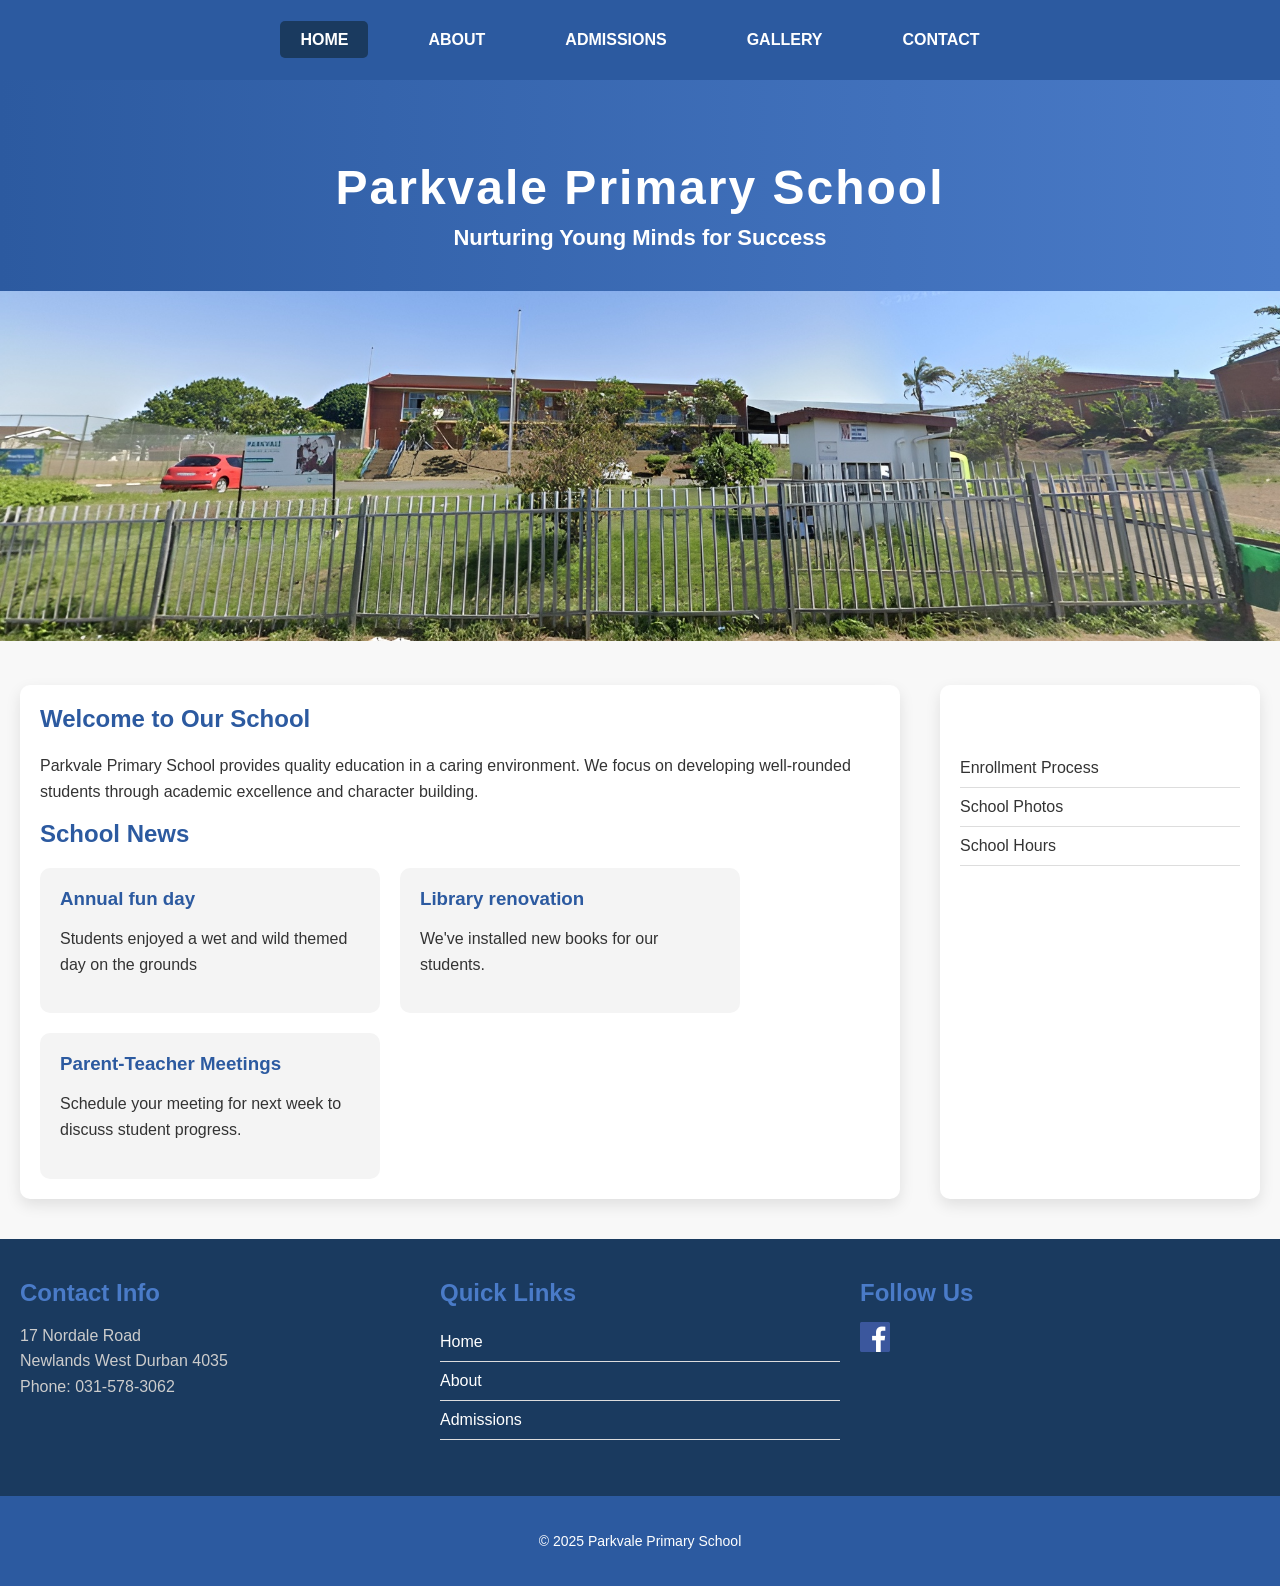
<file: index.html>
<!DOCTYPE html>
<html lang="en">
<head>
    <meta charset="UTF-8">
    <meta name="viewport" content="width=device-width, initial-scale=1.0">
    <title>Parkvale Primary School - Home</title>
    <link rel="stylesheet" href="style.css">
</head>
<body>

    <!-- Menu - SAME STRUCTURE AS OLD SITE -->
    <div id="menu">
        <ul>
            <li><a href="index.html" class="active">Home</a></li>
            <li><a href="about.html">About</a></li>
            <li><a href="admissions.html">Admissions</a></li>
            <li><a href="gallery.html">Gallery</a></li>
            <li><a href="contact.html">Contact</a></li>
        </ul>
    </div>

    <!-- Header - SAME STRUCTURE -->
    <div id="header">
        <h1>Parkvale Primary School</h1>
        <h3>Nurturing Young Minds for Success</h3>
    </div>

    <!-- Banner - SAME STRUCTURE -->
    <div id="banner">
        <img src="images/Schoolfrontban.png" alt="School Campus">
    </div>

    <!-- Page Content - SAME STRUCTURE -->
    <div id="page">
        <div id="content">
            <h2>Welcome to Our School</h2>
            <p>
                Parkvale Primary School provides quality education in a caring environment. 
                We focus on developing well-rounded students through academic excellence 
                and character building.
            </p>
            
            <h2>School News</h2>
            <div class="news-grid">
                <div class="news-item">
                    <h3>Annual fun day</h3>
                    <p>Students enjoyed a wet and wild themed day on the grounds</p>
                </div>
                <div class="news-item">
                    <h3>Library renovation</h3>
                    <p>We've installed new books for our students.</p>
                </div>
                <div class="news-item">
                    <h3>Parent-Teacher Meetings</h3>
                    <p>Schedule your meeting for next week to discuss student progress.</p>
                </div>
            </div>
        </div>

        <div id="sidebar">
            <h2>Quick Information</h2>
            <ul class="styled">
                <li><a href="admissions.html">Enrollment Process</a></li>
                <li><a href="gallery.html">School Photos</a></li>
                <li><a href="contact.html">School Hours</a></li>
            </ul>
        </div>
    </div>

    <!-- Footer - SAME STRUCTURE -->
    <div id="footer">
        <div id="box1">
            <h2>Contact Info</h2>
            <p>17 Nordale  Road<br>Newlands West Durban 4035<br>Phone: 031-578-3062</p>
        </div>
        <div id="box2">
            <h2>Quick Links</h2>
            <ul class="styled">
                <li><a href="index.html">Home</a></li>
                <li><a href="about.html">About</a></li>
                <li><a href="admissions.html">Admissions</a></li>
            </ul>
        </div>
        <div id="box3">
            <h2>Follow Us</h2>
            <a href="https://web.facebook.com/people/Parkvale-Primary-School/61558234884610/?_rdc=1&_rdr#"><img src="images/facebook.png" height="30"/></a>
            
        </div>
    </div>

    <div id="copyright">
        <p>&copy; 2025 Parkvale Primary School</p>
    </div>

</body>
</html>
</file>
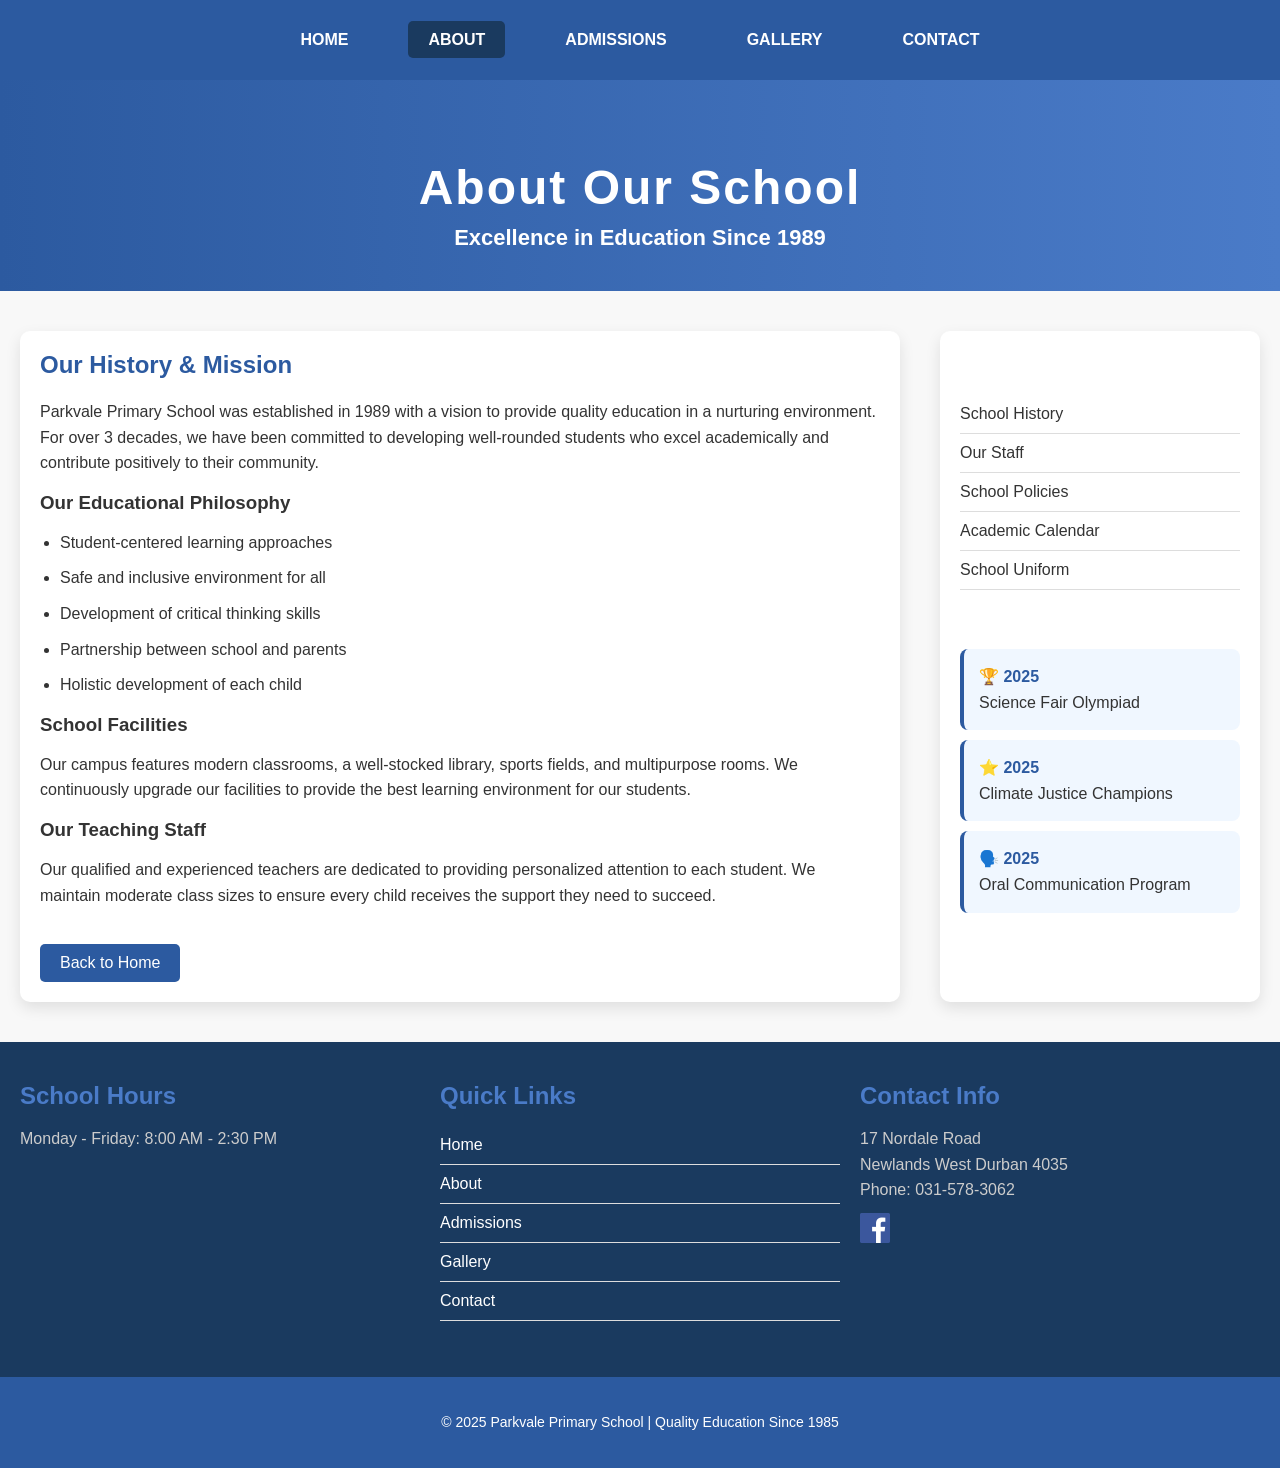
<file: about.html>
<!DOCTYPE html>
<html lang="en">
<head>
    <meta charset="UTF-8">
    <meta name="viewport" content="width=device-width, initial-scale=1.0">
    <title>About Our School - Parkvale Primary</title>
    <link rel="stylesheet" href="style.css">
</head>
<body>

    <!-- Menu - SAME STRUCTURE -->
    <div id="menu">
        <ul>
            <li><a href="index.html">Home</a></li>
            <li><a href="about.html" class="active">About</a></li>
            <li><a href="admissions.html">Admissions</a></li>
            <li><a href="gallery.html">Gallery</a></li>
            <li><a href="contact.html">Contact</a></li>
        </ul>
    </div>

    <!-- Header - SAME STRUCTURE -->
    <div id="header">
        <h1>About Our School</h1>
        <h3>Excellence in Education Since 1989</h3>
    </div>

    <!-- Page Content - SAME STRUCTURE -->
    <div id="page">
        <div id="content">
            <h2>Our History & Mission</h2>
            <p>
                Parkvale Primary School was established in 1989 with a vision to provide 
                quality education in a nurturing environment. For over 3 decades, we have 
                been committed to developing well-rounded students who excel academically 
                and contribute positively to their community.
            </p>

            <h3>Our Educational Philosophy</h3>
            <ul>
                <li>Student-centered learning approaches</li>
                <li>Safe and inclusive environment for all</li>
                <li>Development of critical thinking skills</li>
                <li>Partnership between school and parents</li>
                <li>Holistic development of each child</li>
            </ul>

            <h3>School Facilities</h3>
            <p>
                Our campus features modern classrooms, a well-stocked library, 
                sports fields, and multipurpose rooms. 
                We continuously upgrade our facilities to provide the best learning 
                environment for our students.
            </p>

            <h3>Our Teaching Staff</h3>
            
            <p>
                Our qualified and experienced teachers are dedicated to providing 
                personalized attention to each student. We maintain moderate class sizes 
                to ensure every child receives the support they need to succeed.
            </p>

            <a href="index.html" class="back-button">Back to Home</a>
        </div>

        <div id="sidebar">
            <h2>School Information</h2>
            <ul class="styled">
                <li><a href="#">School History</a></li>
                <li><a href="#">Our Staff</a></li>
                <li><a href="#">School Policies</a></li>
                <li><a href="#">Academic Calendar</a></li>
                <li><a href="#">School Uniform</a></li>
            </ul>

            <h2>Achievements</h2>
            <div class="achievement-item">
                <p><strong>🏆 2025</strong><br> Science Fair Olympiad</p>
            </div>
            <div class="achievement-item">
                <p><strong>⭐ 2025</strong><br>Climate Justice Champions</p>
            </div>
            <div class="achievement-item">
                <p><strong>🗣️ 2025</strong><br>Oral Communication Program </p>
            </div>
        </div>
    </div>

    <!-- Footer - SAME STRUCTURE -->
    <div id="footer">
        <div id="box1">
            <h2>School Hours</h2>
            <p>Monday - Friday: 8:00 AM - 2:30 PM<br>
               </p>
        </div>
        <div id="box2">
            <h2>Quick Links</h2>
            <ul class="styled">
                <li><a href="index.html">Home</a></li>
                <li><a href="about.html">About</a></li>
                <li><a href="admissions.html">Admissions</a></li>
                <li><a href="gallery.html">Gallery</a></li>
                <li><a href="contact.html">Contact</a></li>
            </ul>
        </div>
        <div id="box3">
            <h2>Contact Info</h2>
            <p>17 Nordale Road<br>
               Newlands West Durban 4035<br>
               Phone: 031-578-3062</p>
            <a href="https://web.facebook.com/people/Parkvale-Primary-School/61558234884610/?_rdc=1&_rdr#"><img src="images/facebook.png" height="30"/></a>
          
        </div>
    </div>

    <div id="copyright">
        <p>&copy; 2025 Parkvale Primary School | Quality Education Since 1985</p>
    </div>

</body>

</html>
</file>
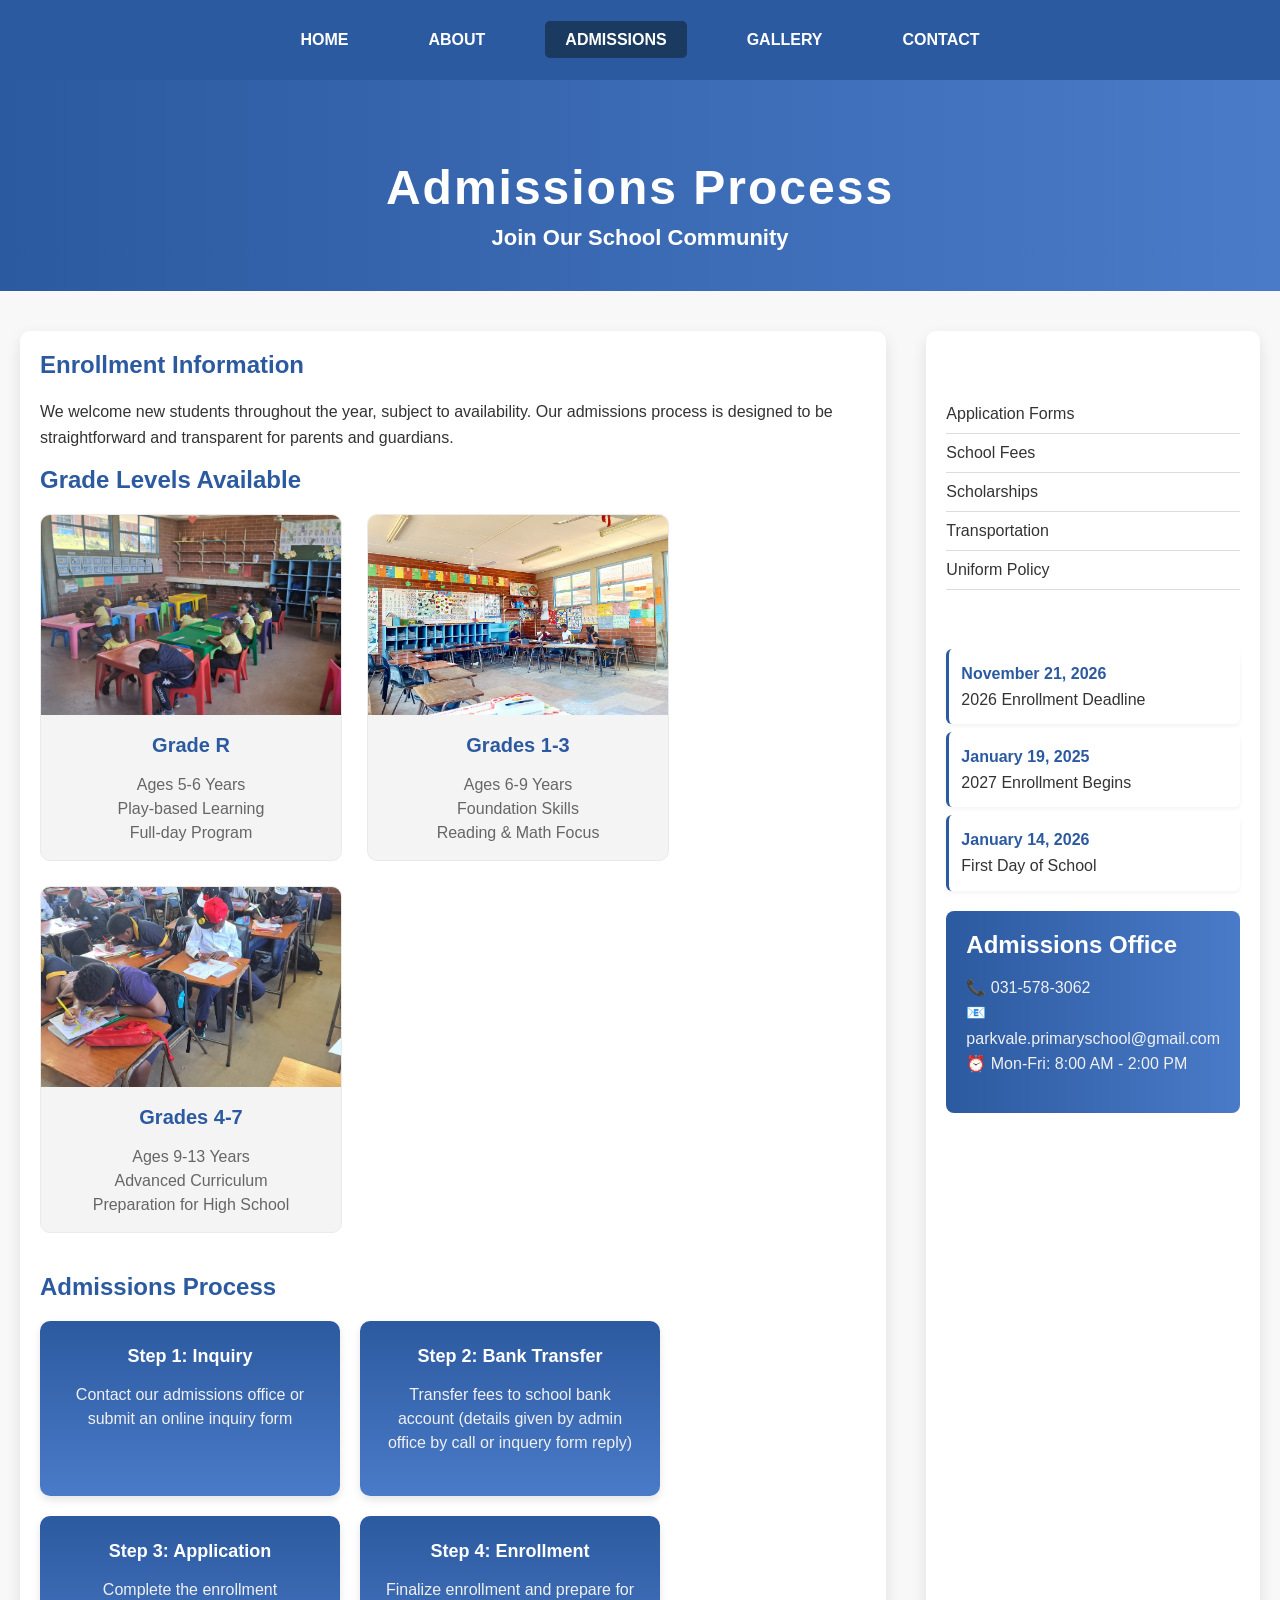
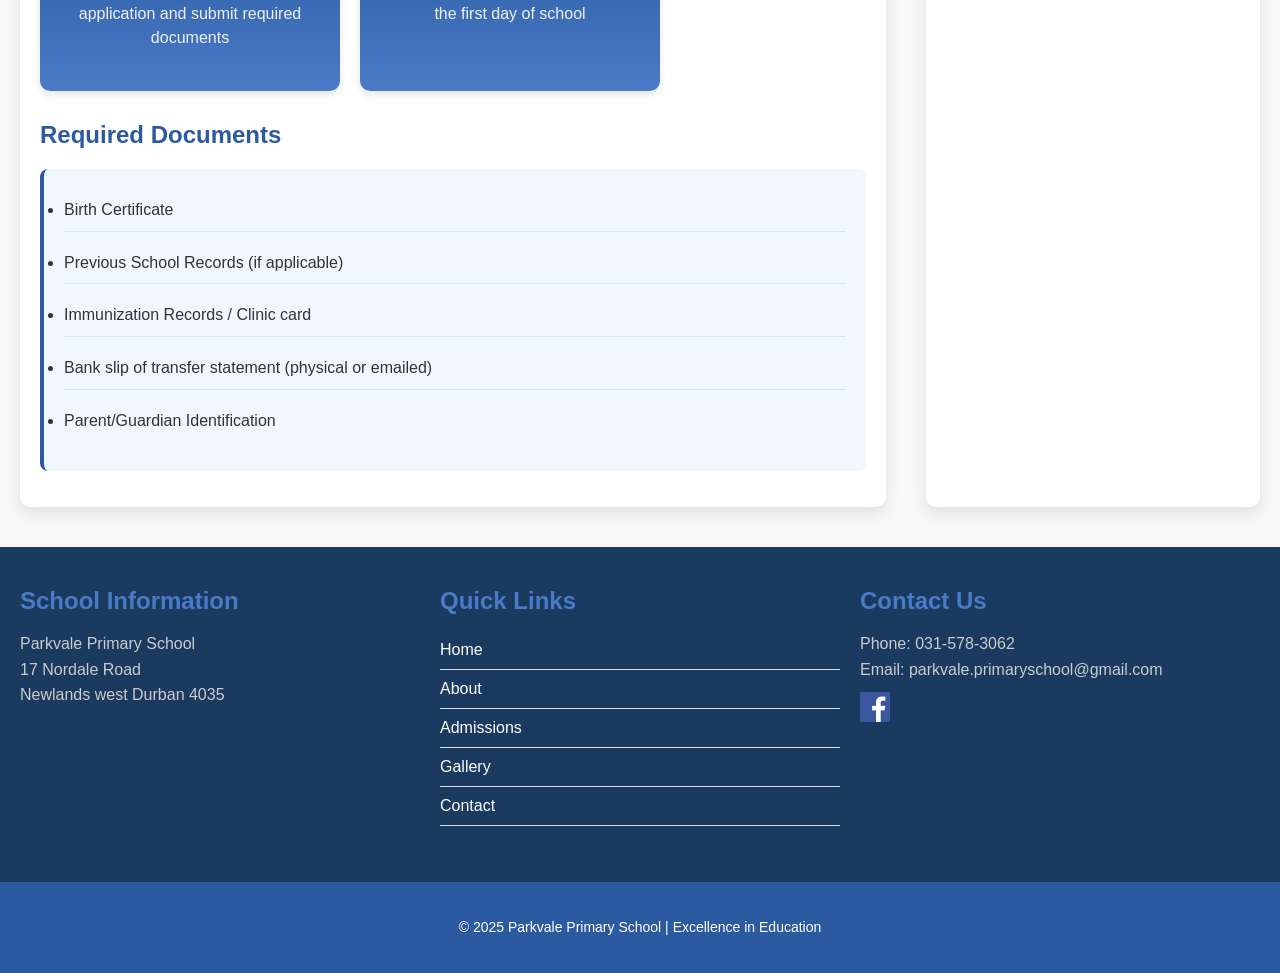
<file: admissions.html>
<!DOCTYPE html>
<html lang="en">
<head>
    <meta charset="UTF-8">
    <meta name="viewport" content="width=device-width, initial-scale=1.0">
    <title>Admissions - Parkvale Primary School</title>
    <link rel="stylesheet" href="style.css">
</head>
<body>

    <!-- Menu - SAME STRUCTURE -->
    <div id="menu">
        <ul>
            <li><a href="index.html">Home</a></li>
            <li><a href="about.html">About</a></li>
            <li><a href="admissions.html" class="active">Admissions</a></li>
            <li><a href="gallery.html">Gallery</a></li>
            <li><a href="contact.html">Contact</a></li>
        </ul>
    </div>

    <!-- Header - SAME STRUCTURE -->
    <div id="header">
        <h1>Admissions Process</h1>
        <h3>Join Our School Community</h3>
    </div>

    <!-- Page Content - SAME STRUCTURE -->
    <div id="page">
        <div id="content">
            <h2>Enrollment Information</h2>
            <p>
                We welcome new students throughout the year, subject to availability. 
                Our admissions process is designed to be straightforward and transparent 
                for parents and guardians.
            </p>

            <h2>Grade Levels Available</h2>
            <div class="grade-levels">
                <div class="grade-card">
                    <img src="images/grade R class.jpg" alt="Kindergarten Classroom">
                    <h3>Grade R</h3>
                    <p>Ages 5-6 Years<br>Play-based Learning<br>Full-day Program</p>
                </div>
                <div class="grade-card">
                    <img src="images/foundation phase classrooms.jpg" alt="Primary Grades Classroom">
                    <h3>Grades 1-3</h3>
                    <p>Ages 6-9 Years<br>Foundation Skills<br>Reading & Math Focus</p>
                </div>
                <div class="grade-card">
                    <img src="images/Senior phase.jpg" alt="Upper Grades Classroom">
                    <h3>Grades 4-7</h3>
                    <p>Ages 9-13 Years<br>Advanced Curriculum<br>Preparation for High School</p>
                </div>
            </div>

            <h2>Admissions Process</h2>
            <div class="process-steps">
                <div class="step">
                    <h3>Step 1: Inquiry</h3>
                    <p>Contact our admissions office or submit an online inquiry form</p>
                </div>
                <div class="step">
                    <h3>Step 2: Bank Transfer</h3>
                    <p>Transfer fees to school bank account (details given by admin office by call or inquery form reply) </p>
                </div>
                <div class="step">
                    <h3>Step 3: Application</h3>
                    <p>Complete the enrollment application and submit required documents</p>
                </div>
                <div class="step">
                    <h3>Step 4: Enrollment</h3>
                    <p>Finalize enrollment and prepare for the first day of school</p>
                </div>
            </div>

            <h2>Required Documents</h2>
            <ul class="documents-list">
                <li>Birth Certificate</li>
                <li>Previous School Records (if applicable)</li>
                <li>Immunization Records / Clinic card</li>
                <li>Bank slip of transfer statement (physical or emailed)</li>
                <li>Parent/Guardian Identification</li>
            </ul>
        </div>

        <div id="sidebar">
            <h2>Admissions Info</h2>
            <ul class="styled">
                <li><a href="#">Application Forms</a></li>
                <li><a href="#">School Fees</a></li>
                <li><a href="#">Scholarships</a></li>
                <li><a href="#">Transportation</a></li>
                <li><a href="#">Uniform Policy</a></li>
            </ul>

            <h2>Important Dates</h2>
            <div class="date-item">
                <p><strong>November 21, 2026</strong><br>2026 Enrollment Deadline</p>
            </div>
            <div class="date-item">
                <p><strong>January 19, 2025</strong><br>2027 Enrollment Begins</p>
            </div>
            <div class="date-item">
                <p><strong>January 14, 2026</strong><br>First Day of School</p>
            </div>

            <div class="admissions-contact">
                <h2>Admissions Office</h2>
                <p>📞 031-578-3062<br>
                   📧 parkvale.primaryschool@gmail.com<br>
                   ⏰ Mon-Fri: 8:00 AM - 2:00 PM</p>
            </div>
        </div>
    </div>

    <!-- Footer - SAME STRUCTURE -->
    <div id="footer">
        <div id="box1">
            <h2>School Information</h2>
            <p>Parkvale Primary School<br>
               17 Nordale Road<br>
               Newlands west Durban 4035</p>
        </div>
        <div id="box2">
            <h2>Quick Links</h2>
            <ul class="styled">
                <li><a href="index.html">Home</a></li>
                <li><a href="about.html">About</a></li>
                <li><a href="admissions.html">Admissions</a></li>
                <li><a href="gallery.html">Gallery</a></li>
                <li><a href="contact.html">Contact</a></li>
            </ul>
        </div>
        <div id="box3">
            <h2>Contact Us</h2>
            <p>Phone: 031-578-3062<br>
               Email: parkvale.primaryschool@gmail.com</p>
            <a href="https://web.facebook.com/people/Parkvale-Primary-School/61558234884610/?_rdc=1&_rdr#"><img src="images/facebook.png" height="30"/></a>
            
        </div>
    </div>

    <div id="copyright">
        <p>&copy; 2025 Parkvale Primary School | Excellence in Education</p>
    </div>

</body>
</html>
</file>
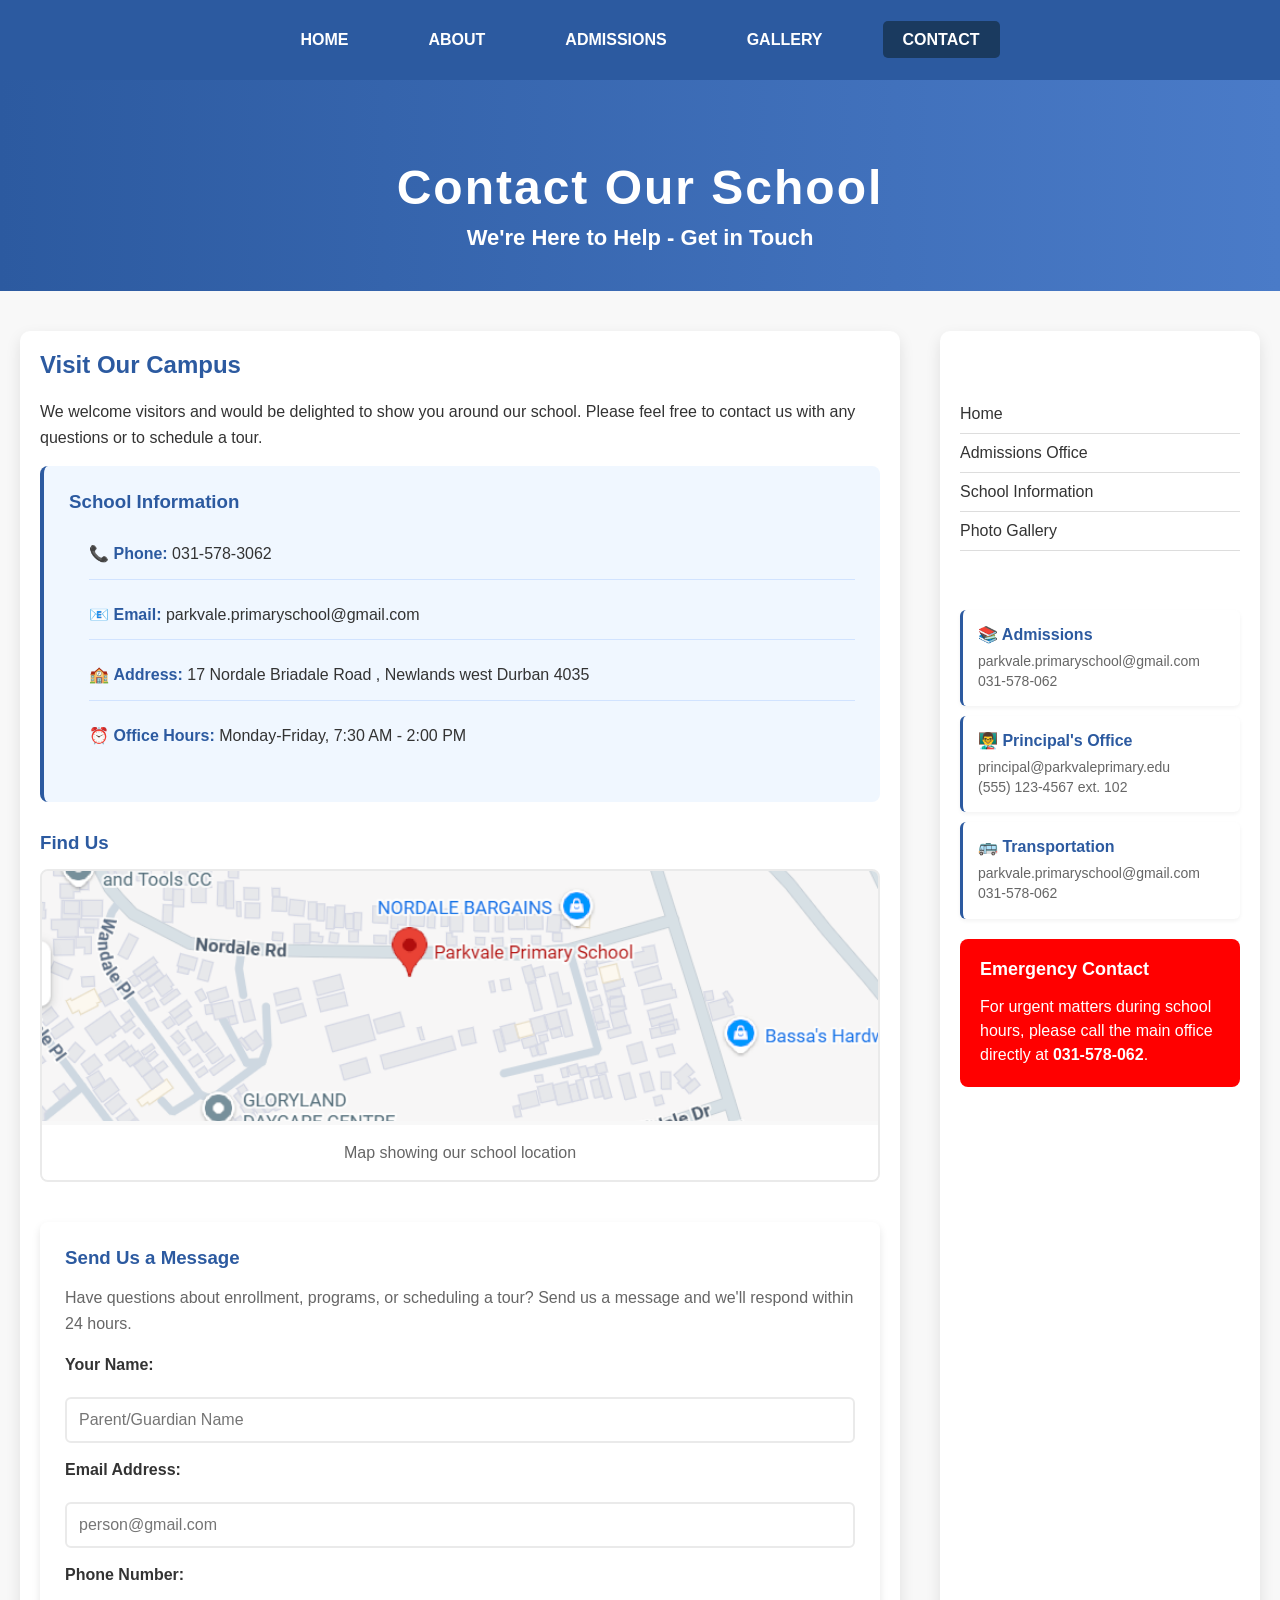
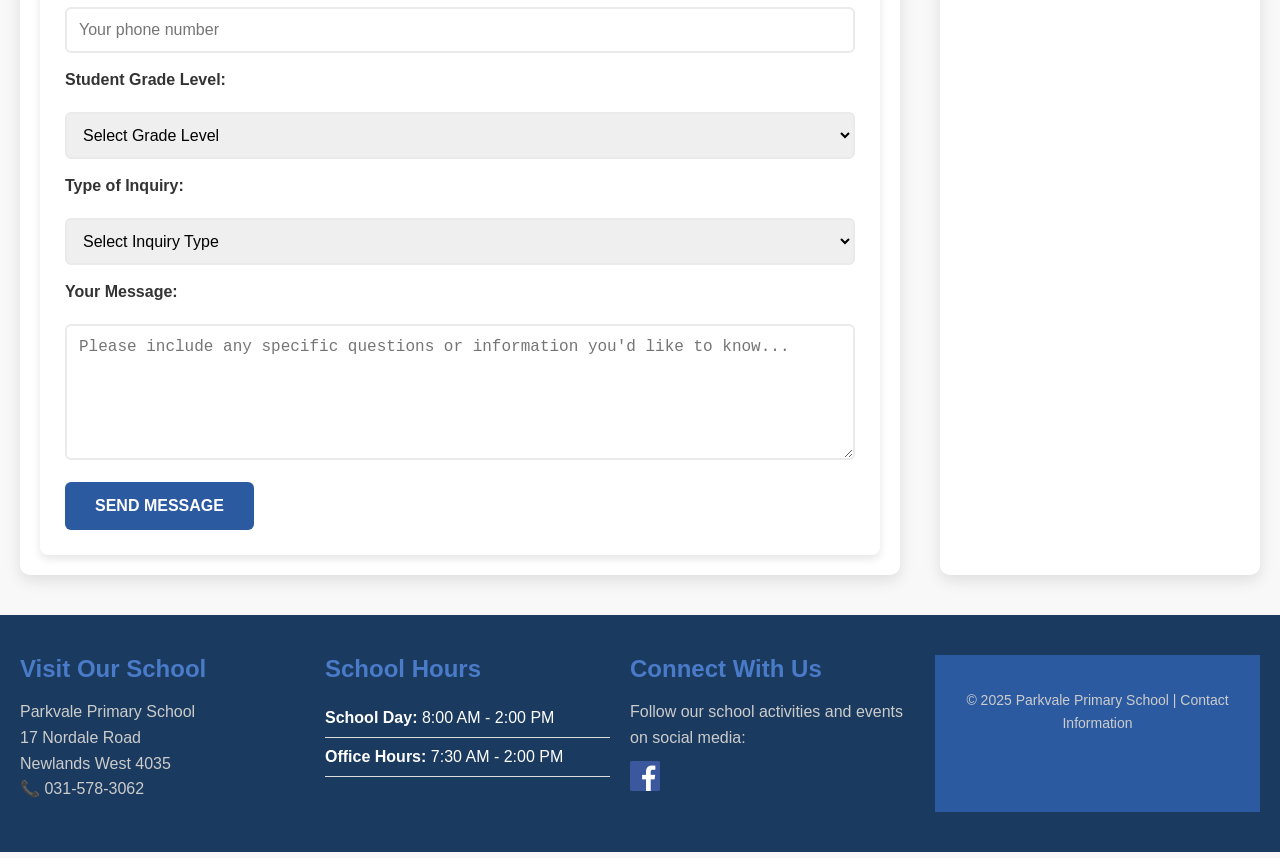
<file: contact.html>
<!DOCTYPE html>
<html lang="en">
<head>
    <meta charset="UTF-8">
    <meta name="viewport" content="width=device-width, initial-scale=1.0">
    <title>Contact Us - Parkvale Primary School</title>
    <link rel="stylesheet" href="style.css">
</head>
<body>

    <!-- Menu - SAME STRUCTURE -->
    <div id="menu">
        <ul>
            <li><a href="index.html">Home</a></li>
            <li><a href="about.html">About</a></li>
            <li><a href="admissions.html">Admissions</a></li>
            <li><a href="gallery.html">Gallery</a></li>
            <li><a href="contact.html" class="active">Contact</a></li>
        </ul>
    </div>

    <!-- Header - SAME STRUCTURE -->
    <div id="header">
        <h1>Contact Our School</h1>
        <h3>We're Here to Help - Get in Touch</h3>
    </div>

    <!-- Page Content - SAME STRUCTURE -->
    <div id="page">
        <div id="content">
            <h2>Visit Our Campus</h2>
            <p>
                We welcome visitors and would be delighted to show you around our school. 
                Please feel free to contact us with any questions or to schedule a tour.
            </p>

            <div id="contact-details">
                <h3>School Information</h3>
                <ul class="style1">
                    <li>📞 <strong>Phone:</strong> 031-578-3062</li>
                    <li>📧 <strong>Email:</strong> parkvale.primaryschool@gmail.com</li>
                    <li>🏫 <strong>Address:</strong> 17 Nordale Briadale Road , Newlands west Durban 4035</li>
                    <li>⏰ <strong>Office Hours:</strong> Monday-Friday, 7:30 AM - 2:00 PM</li>
                </ul>
            </div>

            <div class="location-map">
                <h3>Find Us</h3> 
                <div class="map-placeholder">
                    <a href="https://www.google.com/maps/place/Parkvale+Primary+School/@-29.7689732,30.9603001,17z/data=!4m6!3m5!1s0x1ef703dedfc992af:0xd4b7fdea14b4c856!8m2!3d-29.7689732!4d30.9603001!16s%2Fg%2F1wn7b30s?entry=ttu&g_ep=EgoyMDI1MTExMi4wIKXMDSoASAFQAw%3D%3D" target="_blank" rel="noopener noreferrer">
                        <img src="images/Schoolmap.png" alt="Map showing school location">
                    </a>
                    <p>Map showing our school location</p>
                </div>
            </div>

            <div id="contact-form">
                <h3>Send Us a Message</h3>
                <p>Have questions about enrollment, programs, or scheduling a tour? Send us a message and we'll respond within 24 hours.</p>
                
                <form>
                    <label for="name">Your Name:</label><br>
                    <input type="text" id="name" name="name" placeholder="Parent/Guardian Name" required><br><br>

                    <label for="email">Email Address:</label><br>
                    <input type="email" id="email" name="email" placeholder="person@gmail.com" required><br><br>

                    <label for="phone">Phone Number:</label><br>
                    <input type="tel" id="phone" name="phone" placeholder="Your phone number"><br><br>

                    <label for="student">Student Grade Level:</label><br>
                    <select id="student" name="student">
                        <option value="">Select Grade Level</option>
                        <option value="kindergarten">Grade R</option>
                        <option value="grade1">Grade 1</option>
                        <option value="grade2">Grade 2</option>
                        <option value="grade3">Grade 3</option>
                        <option value="grade4">Grade 4</option>
                        <option value="grade5">Grade 5</option>
                        <option value="grade6">Grade 6</option>
                    </select><br><br>

                    <label for="inquiry">Type of Inquiry:</label><br>
                    <select id="inquiry" name="inquiry">
                        <option value="">Select Inquiry Type</option>
                        <option value="admissions">Admissions Information</option>
                        <option value="tour">Schedule a School Tour</option>
                        <option value="programs">Academic Programs</option>
                        <option value="general">General Information</option>
                        <option value="other">Other</option>
                    </select><br><br>

                    <label for="message">Your Message:</label><br>
                    <textarea id="message" name="message" cols="80" rows="6" placeholder="Please include any specific questions or information you'd like to know..." required></textarea><br><br>

                    <input type="submit" value="Send Message" class="btn">
                </form>
            </div>
        </div>

        <div id="sidebar">
            <h2>Quick Contact</h2>
            <ul class="styled">
                <li><a href="index.html">Home</a></li>
                <li><a href="admissions.html">Admissions Office</a></li>
                <li><a href="about.html">School Information</a></li>
                <li><a href="gallery.html">Photo Gallery</a></li>
            </ul>

            <h2>Department Contacts</h2>
            <div class="department-contact">
                <h4>📚 Admissions</h4>
                <p>parkvale.primaryschool@gmail.com<br>031-578-062</p>
            </div>
            <div class="department-contact">
                <h4>👨‍🏫 Principal's Office</h4>
                <p>principal@parkvaleprimary.edu<br>(555) 123-4567 ext. 102</p>
            </div>
            <div class="department-contact">
                <h4>🚌 Transportation</h4>
                <p>parkvale.primaryschool@gmail.com<br>031-578-062</p>
            </div>
            

            <div class="emergency-contact">
                <h2>Emergency Contact</h2>
                <p>For urgent matters during school hours, please call the main office directly at <strong>031-578-062</strong>.</p>
            </div>
        </div>
    </div>

    <!-- Footer - SAME STRUCTURE -->
    <div id="footer">
        <div id="box1">
            <h2>Visit Our School</h2>
            <p>Parkvale Primary School<br>
               17 Nordale Road<br>
               Newlands West 4035<br>
               📞 031-578-3062</p>
        </div>
        <div id="box2">
            <h2>School Hours</h2>
            <ul class="styled">
                <li><strong>School Day:</strong> 8:00 AM - 2:00 PM</li>
                <li><strong>Office Hours:</strong> 7:30 AM - 2:00 PM</li>
               
            </ul>
        </div>
        <div id="box3">
            <h2>Connect With Us</h2>
            <p>Follow our school activities and events on social media:</p>
            <a href="https://web.facebook.com/profile.php?id=61558234884610"><img src="images/facebook.png" height="30"/></a>
            
    </div>

    <div id="copyright">
        <p>&copy; 2025 Parkvale Primary School | Contact Information</p>
    </div>

</body>
</html>
</file>
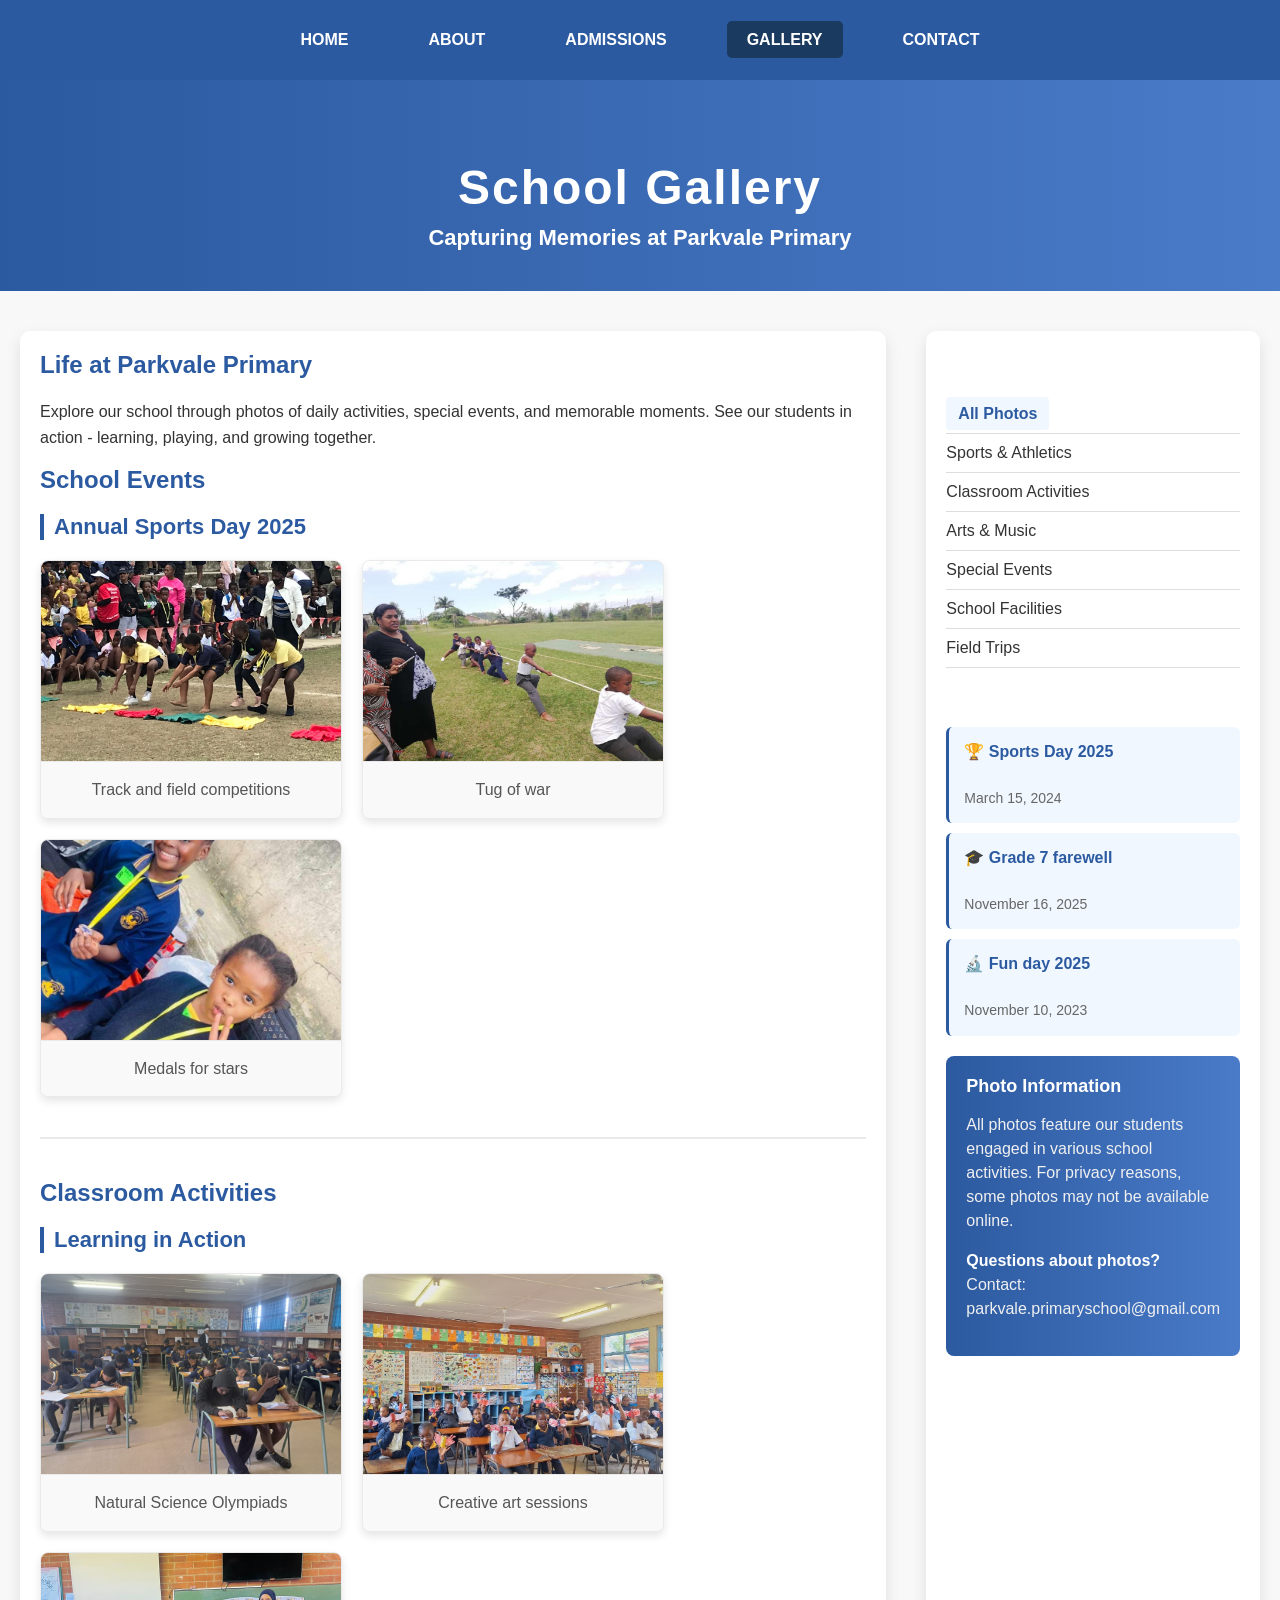
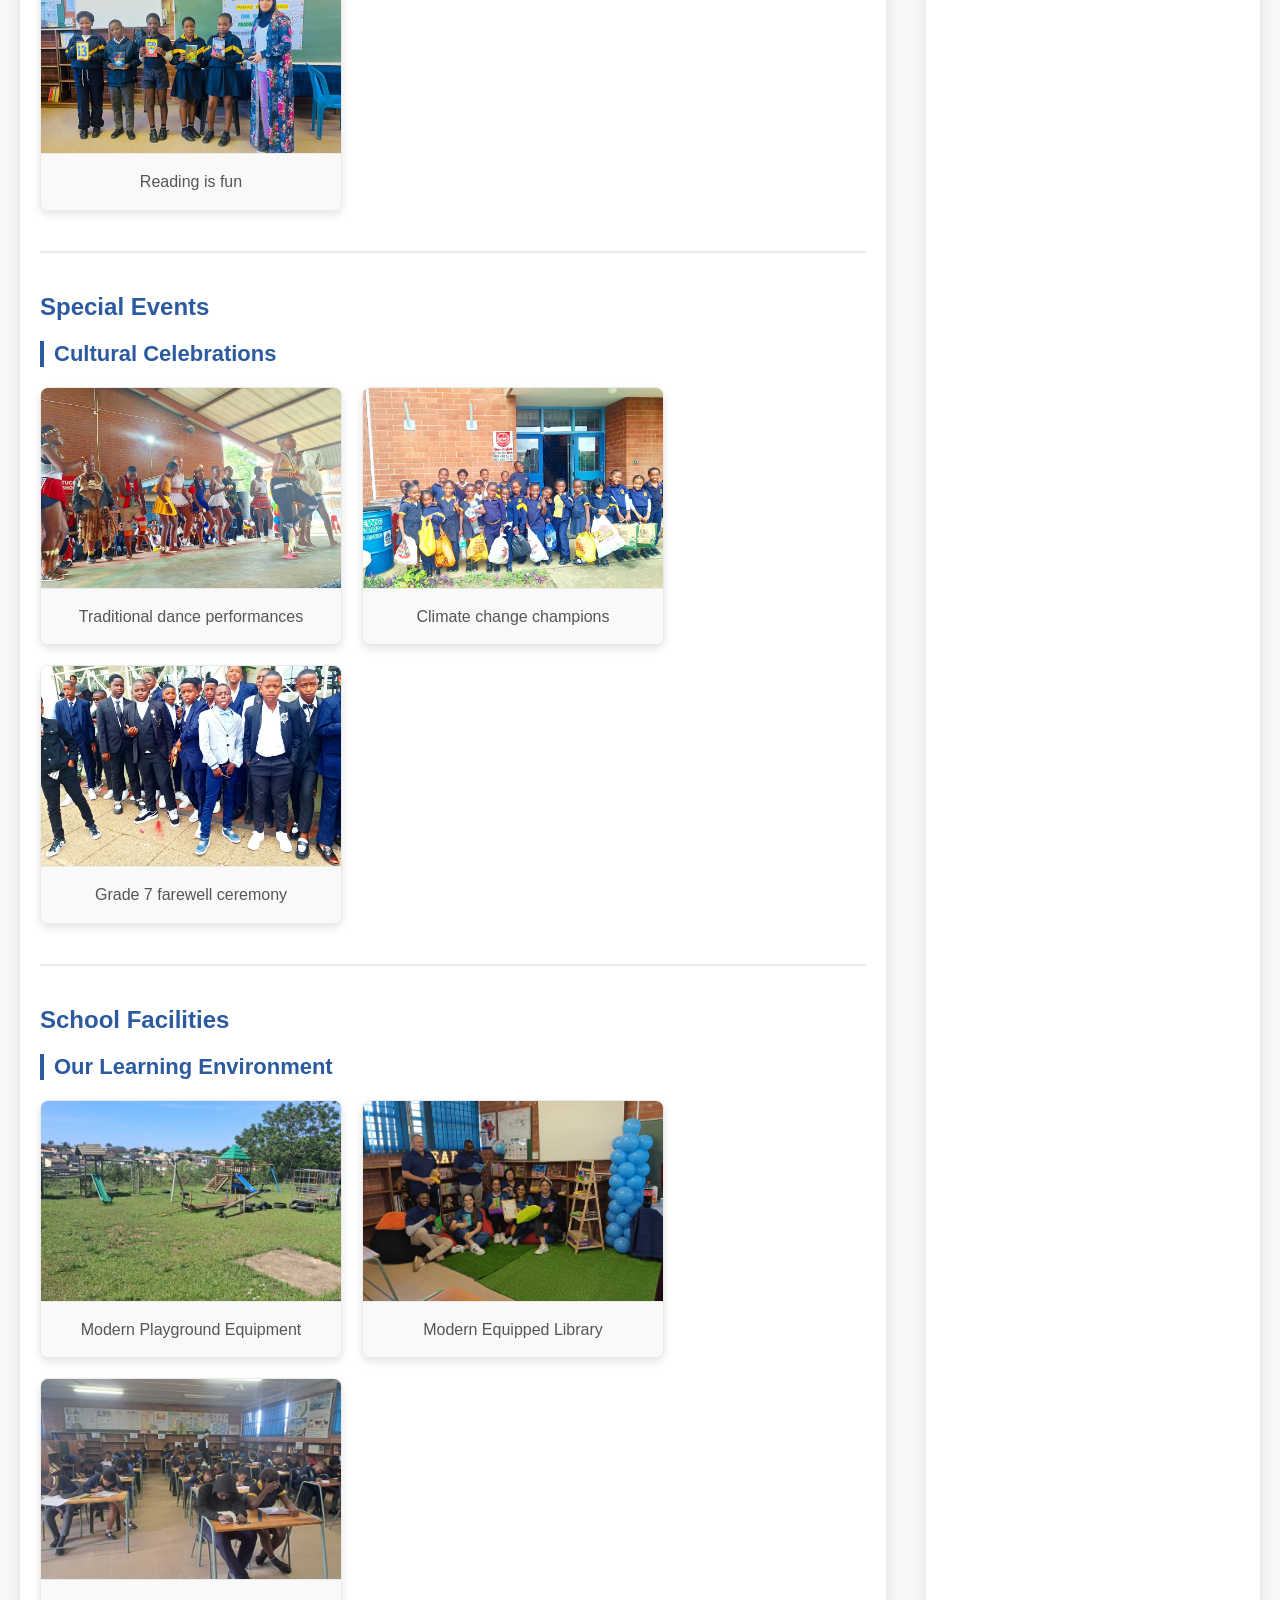
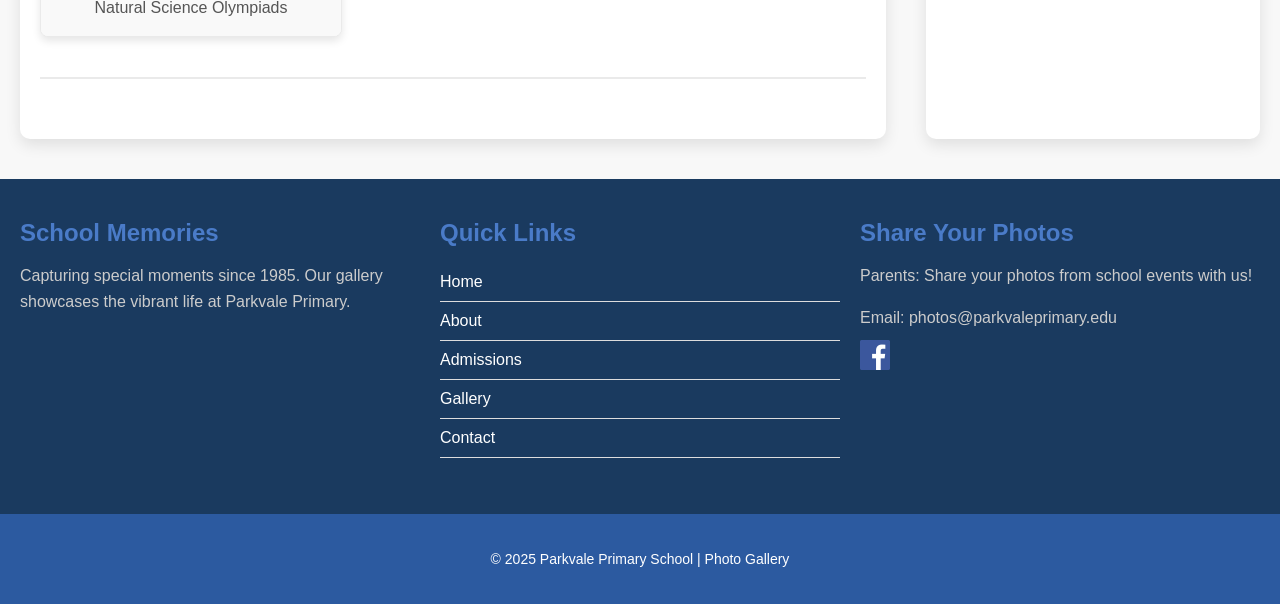
<file: gallery.html>
<!DOCTYPE html>
<html lang="en">
<head>
    <meta charset="UTF-8">
    <meta name="viewport" content="width=device-width, initial-scale=1.0">
    <title>Photo Gallery - Parkvale Primary School</title>
    <link rel="stylesheet" href="style.css">
</head>
<body>

    <!-- Menu - SAME STRUCTURE -->
    <div id="menu">
        <ul>
            <li><a href="index.html">Home</a></li>
            <li><a href="about.html">About</a></li>
            <li><a href="admissions.html">Admissions</a></li>
            <li><a href="gallery.html" class="active">Gallery</a></li>
            <li><a href="contact.html">Contact</a></li>
        </ul>
    </div>

    <!-- Header - SAME STRUCTURE -->
    <div id="header">
        <h1>School Gallery</h1>
        <h3>Capturing Memories at Parkvale Primary</h3>
    </div>

    <!-- Page Content - SAME STRUCTURE -->
    <div id="page">
        <div id="content">
            <h2>Life at Parkvale Primary</h2>
            <p>
                Explore our school through photos of daily activities, special events, 
                and memorable moments. See our students in action - learning, playing, 
                and growing together.
            </p>

            <h2>School Events</h2>
            <div class="gallery-category">
                <h3>Annual Sports Day 2025</h3>
                <div class="photo-grid">
                    <div class="photo-item">
                        <img src="images/Sports 1.jpg" alt="Students racing on sports day">
                        <p>Track and field competitions</p>
                    </div>
                    <div class="photo-item">
                        <img src="images/Sports2.jpg" alt="Tug of war">
                        <p>Tug of war</p>
                    </div>
                    <div class="photo-item">
                        <img src="images/Sports Stars.jpg" alt="Winners receiving medals">
                        <p>Medals for stars</p>
                    </div>
                </div>
            </div>

            <h2>Classroom Activities</h2>
            <div class="gallery-category">
                <h3>Learning in Action</h3>
                <div class="photo-grid">
                    <div class="photo-item">
                        <img src="images/natural science olympiads.jpg" alt="Students doing science olympiads">
                        <p>Natural Science Olympiads</p>
                    </div>
                    <div class="photo-item">
                        <img src="images/Creative art.jpg" alt="Children making paper art">
                        <p>Creative art sessions</p>
                    </div>
                    <div class="photo-item">
                        <img src="images/library.jpg" alt="Students holding books in library">
                        <p>Reading is fun</p>
                    </div>
                </div>
            </div>

            <h2>Special Events</h2>
            <div class="gallery-category">
                <h3>Cultural Celebrations</h3>
                <div class="photo-grid">
                    <div class="photo-item">
                        <img src="images/cultural dance.jpg" alt="Cultural day performances">
                        <p>Traditional dance performances</p>
                    </div>
                    <div class="photo-item">
                        <img src="images/Recyclingjpg.jpg" alt="Recycling event">
                        <p>Climate change champions</p>
                    </div>
                    <div class="photo-item">
                        <img src="images/Grade 7 farewell.jpg" alt="Grade 7 farewell">
                        <p>Grade 7 farewell ceremony</p>
                    </div>
                </div>
            </div>

            <h2>School Facilities</h2>
            <div class="gallery-category">
                <h3>Our Learning Environment</h3>
                <div class="photo-grid">
                    <div class="photo-item">
                        <img src="images/playground.jpg" alt="School playground">
                        <p>Modern Playground Equipment</p>
                    </div>
                    <div class="photo-item">
                        <img src="images/library 3.jpg" alt="Modern library">
                        <p>Modern Equipped Library</p>
                    </div>
                    <div class="photo-item">
                        <img src="images/natural science olympiads.jpg" alt="Science Olympiads">
                        <p>Natural Science Olympiads</p>
                    </div>
                </div>
            </div>
        </div>

        <div id="sidebar">
            <h2>Gallery Categories</h2>
            <ul class="styled">
                <li><a href="#" class="active">All Photos</a></li>
                <li><a href="#">Sports & Athletics</a></li>
                <li><a href="#">Classroom Activities</a></li>
                <li><a href="#">Arts & Music</a></li>
                <li><a href="#">Special Events</a></li>
                <li><a href="#">School Facilities</a></li>
                <li><a href="#">Field Trips</a></li>
            </ul>

            <h2>Recent Albums</h2>
            <div class="album-item">
                <h4>🏆 Sports Day 2025</h4>
                <p><br>March 15, 2024</p>
            </div>
            <div class="album-item">
                <h4>🎓 Grade 7 farewell</h4>
                <p><br>November 16, 2025</p>
            </div>
            <div class="album-item">
                <h4>🔬 Fun day 2025</h4>
                <p><br>November 10, 2023</p>
            </div>

            <div class="gallery-info">
                <h2>Photo Information </h2> 
                <p>All photos feature our students engaged in various school activities. For privacy reasons, some photos may not be available online.</p>
                <p><strong>Questions about photos?</strong><br>Contact: parkvale.primaryschool@gmail.com</p>
            </div>
        </div>
    </div>

    <!-- Footer - SAME STRUCTURE -->
    <div id="footer">
        <div id="box1">
            <h2>School Memories</h2>
            <p>Capturing special moments since 1985. Our gallery showcases the vibrant life at Parkvale Primary.</p>
        </div>
        <div id="box2">
            <h2>Quick Links</h2>
            <ul class="styled">
                <li><a href="index.html">Home</a></li>
                <li><a href="about.html">About</a></li>
                <li><a href="admissions.html">Admissions</a></li>
                <li><a href="gallery.html">Gallery</a></li>
                <li><a href="contact.html">Contact</a></li>
            </ul>
        </div>
        <div id="box3">
            <h2>Share Your Photos</h2>
            <p>Parents: Share your photos from school events with us!</p>
            <p>Email: photos@parkvaleprimary.edu</p>
            <a href="https://web.facebook.com/people/Parkvale-Primary-School/61558234884610/?_rdc=1&_rdr#"><img src="images/facebook.png" height="30"/></a>
            
        </div>
    </div>

    <div id="copyright">
        <p>&copy; 2025 Parkvale Primary School | Photo Gallery</p>
    </div>

</body>
</html>
</file>
<file: style.css>
/* Reset and base styles - SAME APPROACH */
body {
    margin: 0;
    padding: 0;
    font-family: Arial, sans-serif;
    font-size: 16px;
    color: #333;
    background-color: #f8f8f8;
}

p {
    line-height: 1.6;
}

a {
    text-decoration: none;
    color: #ffffff;
}

h1, h2, h3 {
    margin: 0;
}

/* Menu - SAME STRUCTURE, DIFFERENT COLORS */
#menu {
    background-color: #2c5aa0;
    height: 80px;
    display: flex;
    align-items: center;
    justify-content: center;
}

#menu ul {
    list-style: none;
    margin: 0;
    padding: 0;
    display: flex;
}

#menu li {
    margin: 0 20px;
}

#menu a {
    text-transform: uppercase;
    font-weight: bold;
    font-size: 16px;
    color: #ffffff;
    padding: 10px 20px;
    transition: 0.3s;
    border-radius: 5px;
}

#menu a:hover,
#menu a.active {
    background-color: #1a3a5f;
    color: #fff;
}

/* Header - SAME STRUCTURE, DIFFERENT COLORS */
#header {
    text-align: center;
    padding: 80px 20px 40px 20px;
    background: linear-gradient(to right, #2c5aa0, #4a7bc8);
    color: white;
}

#header h1 {
    font-size: 48px;
    letter-spacing: 2px;
}

#header h3 {
    font-size: 22px;
    margin-top: 10px;
}

/* Banner - SAME STRUCTURE */
#banner {
    width: 100%;
    overflow: hidden;
}

#banner img {
    width: 100%;
    height: 350px;
    object-fit: cover;
}

/* Page Layout - SAME STRUCTURE */
#page {
    display: flex;
    padding: 40px 20px;
    gap: 40px;
}

#content {
    flex: 3;
    background-color: #fff;
    padding: 20px;
    border-radius: 10px;
    box-shadow: 0 6px 15px rgba(0,0,0,0.1);
}

#sidebar {
    flex: 1;
    background-color: #fff;
    padding: 20px;
    border-radius: 10px;
    box-shadow: 0 6px 15px rgba(0,0,0,0.1);
}

/* Content Headings */
#content h2 {
    color: #2c5aa0;
    margin-bottom: 20px;
    font-size: 24px;
}

/* News Grid - NEW CONTENT, SIMILAR LAYOUT TO OLD VEHICLE CARDS */
.news-grid {
    display: flex;
    gap: 20px;
    flex-wrap: wrap;
}

.news-item {
    background-color: #f4f4f4;
    border-radius: 10px;
    padding: 20px;
    width: 300px;
    transition: transform 0.3s;
}

.news-item:hover {
    transform: translateY(-5px);
}

.news-item h3 {
    color: #2c5aa0;
    margin-bottom: 10px;
}

/* Lists */
ul.styled {
    list-style: none;
    padding: 0;
}

ul.styled li {
    padding: 10px 0;
    border-bottom: 1px solid #ddd;
}

/* Footer - SAME STRUCTURE */
#footer {
    display: flex;
    gap: 20px;
    background-color: #1a3a5f;
    color: #fff;
    padding: 40px 20px;
    flex-wrap: wrap;
}

#footer div {
    flex: 1;
}

#footer h2 {
    color: #4a7bc8;
    margin-bottom: 15px;
}

#footer p {
    color: #ccc;
    margin-bottom: 10px;
}

#footer a {
    color: #fff;
}

#footer a:hover {
    color: #4a7bc8;
}

/* Copyright */
#copyright {
    text-align: center;
    background-color: #2c5aa0;
    color: #fff;
    padding: 20px;
    font-size: 14px;
}

/* Sidebar */
#sidebar h2 {
    color: #ffffff;
    margin-bottom: 15px;
}

#sidebar ul.styled li a {
    color: #333;
}

#sidebar ul.styled li a:hover {
    color: #2c5aa0;
}

/* Additional styles for About page */

/* Back button style */
.back-button {
    display: inline-block;
    background-color: #2c5aa0;
    color: white;
    padding: 10px 20px;
    border-radius: 5px;
    margin-top: 20px;
    transition: background-color 0.3s;
}

.back-button:hover {
    background-color: #1a3a5f;
}

/* Achievement items */
.achievement-item {
    background-color: #f0f7ff;
    padding: 15px;
    margin: 10px 0;
    border-radius: 8px;
    border-left: 4px solid #2c5aa0;
}

.achievement-item p {
    margin: 0;
    color: #333;
}

.achievement-item strong {
    color: #2c5aa0;
}

/* Content list styles */
#content ul {
    padding-left: 20px;
}

#content ul li {
    margin-bottom: 10px;
    line-height: 1.6;
}

/* Additional styles for Admissions page */

/* Grade Levels Grid - Similar to old vehicle cards */
.grade-levels {
    display: flex;
    gap: 25px;
    flex-wrap: wrap;
    margin-bottom: 40px;
}

.grade-card {
    background-color: #f4f4f4;
    border-radius: 10px;
    overflow: hidden;
    text-align: center;
    width: 300px;
    transition: transform 0.3s, box-shadow 0.3s;
    border: 1px solid #eaeaea;
}

.grade-card img {
    width: 100%;
    height: 200px;
    object-fit: cover;
}

.grade-card h3 {
    color: #2c5aa0;
    margin: 15px 0 10px 0;
    font-size: 20px;
}

.grade-card p {
    color: #666;
    margin-bottom: 15px;
    padding: 0 15px;
    line-height: 1.5;
}

.grade-card:hover {
    transform: translateY(-5px);
    box-shadow: 0 10px 20px rgba(0,0,0,0.15);
}

/* Admissions Process Steps */
.process-steps {
    display: flex;
    gap: 20px;
    flex-wrap: wrap;
    margin-bottom: 30px;
}

.step {
    background: linear-gradient(to bottom, #2c5aa0, #4a7bc8);
    color: white;
    padding: 25px;
    border-radius: 10px;
    width: 250px;
    text-align: center;
    box-shadow: 0 4px 8px rgba(0,0,0,0.1);
}

.step h3 {
    margin-bottom: 15px;
    font-size: 18px;
}

.step p {
    color: #f0f0f0;
    line-height: 1.5;
}

/* Documents List */
.documents-list {
    background-color: #f0f7ff;
    padding: 20px;
    border-radius: 8px;
    border-left: 4px solid #2c5aa0;
}

.documents-list li {
    padding: 8px 0;
    border-bottom: 1px solid #d1e3ff;
}

.documents-list li:last-child {
    border-bottom: none;
}

/* Date Items */
.date-item {
    background-color: #fff;
    padding: 12px;
    margin: 8px 0;
    border-radius: 6px;
    border-left: 3px solid #2c5aa0;
    box-shadow: 0 2px 4px rgba(0,0,0,0.05);
}

.date-item p {
    margin: 0;
    color: #333;
}

.date-item strong {
    color: #2c5aa0;
}

/* Admissions Contact Box */
.admissions-contact {
    background: linear-gradient(to right, #2c5aa0, #4a7bc8);
    color: white;
    padding: 20px;
    border-radius: 8px;
    margin-top: 20px;
}

.admissions-contact h2 {
    color: white;
    margin-bottom: 15px;
}

.admissions-contact p {
    color: #f0f0f0;
    line-height: 1.6;
}

/* Additional styles for Gallery page */

/* Gallery Categories */
.gallery-category {
    margin-bottom: 40px;
    padding-bottom: 20px;
    border-bottom: 2px solid #eaeaea;
}

.gallery-category h3 {
    color: #2c5aa0;
    margin-bottom: 20px;
    font-size: 22px;
    padding-left: 10px;
    border-left: 4px solid #2c5aa0;
}

/* Photo Grid - Similar to old vehicle gallery */
.photo-grid {
    display: flex;
    gap: 20px;
    flex-wrap: wrap;
    margin-bottom: 20px;
}

.photo-item {
    background-color: #fff;
    border-radius: 8px;
    overflow: hidden;
    width: 300px;
    box-shadow: 0 4px 8px rgba(0,0,0,0.1);
    transition: transform 0.3s, box-shadow 0.3s;
    border: 1px solid #eaeaea;
}

.photo-item:hover {
    transform: translateY(-5px);
    box-shadow: 0 8px 16px rgba(0,0,0,0.15);
}

.photo-item img {
    width: 100%;
    height: 200px;
    object-fit: cover;
    display: block;
}

.photo-item p {
    padding: 15px;
    margin: 0;
    color: #555;
    text-align: center;
    background-color: #f9f9f9;
    border-top: 1px solid #eaeaea;
}

/* Album Items in Sidebar */
.album-item {
    background-color: #f0f7ff;
    padding: 15px;
    margin: 10px 0;
    border-radius: 6px;
    border-left: 3px solid #2c5aa0;
    transition: background-color 0.3s;
}

.album-item:hover {
    background-color: #e1eeff;
}

.album-item h4 {
    color: #2c5aa0;
    margin: 0 0 8px 0;
    font-size: 16px;
}

.album-item p {
    margin: 0;
    color: #666;
    font-size: 14px;
    line-height: 1.4;
}

/* Gallery Info Box */
.gallery-info {
    background: linear-gradient(to right, #2c5aa0, #4a7bc8);
    color: white;
    padding: 20px;
    border-radius: 8px;
    margin-top: 20px;
}

.gallery-info h2 {
    color: white;
    margin-bottom: 15px;
    font-size: 18px;
}

.gallery-info p {
    color: #f0f0f0;
    margin-bottom: 15px;
    line-height: 1.5;
}

.gallery-info strong {
    color: white;
}

/* Active state for gallery categories */
#sidebar ul.styled li a.active {
    color: #2c5aa0;
    font-weight: bold;
    background-color: #f0f7ff;
    padding: 8px 12px;
    border-radius: 4px;
}

/* Additional styles for Contact page */

/* Contact Details */
#contact-details {
    background-color: #f0f7ff;
    padding: 25px;
    border-radius: 8px;
    margin-bottom: 30px;
    border-left: 4px solid #2c5aa0;
}

#contact-details h3 {
    color: #2c5aa0;
    margin-bottom: 15px;
}

ul.style1 {
    list-style: none;
    padding: 0;
}

ul.style1 li {
    padding: 12px 0;
    border-bottom: 1px solid #d1e3ff;
    font-size: 16px;
}

ul.style1 li:last-child {
    border-bottom: none;
}

ul.style1 li strong {
    color: #2c5aa0;
}

/* Location Map */
.location-map {
    margin-bottom: 40px;
}

.location-map h3 {
    color: #2c5aa0;
    margin-bottom: 15px;
}

.map-placeholder {
    background-color: #f8f8f8;
    border-radius: 8px;
    overflow: hidden;
    border: 2px solid #eaeaea;
}

.map-placeholder img {
    width: 100%;
    height: 250px;
    object-fit: cover;
}

.map-placeholder p {
    text-align: center;
    padding: 15px;
    margin: 0;
    color: #666;
    background-color: #fff;
}

/* Contact Form */
#contact-form {
    background-color: #fff;
    padding: 25px;
    border-radius: 8px;
    box-shadow: 0 4px 8px rgba(0,0,0,0.1);
}

#contact-form h3 {
    color: #2c5aa0;
    margin-bottom: 10px;
}

#contact-form p {
    color: #666;
    margin-bottom: 20px;
}

/* Form Styles */
form label {
    font-weight: bold;
    color: #333;
    margin-bottom: 5px;
    display: block;
}

form input[type="text"],
form input[type="email"],
form input[type="tel"],
form select,
form textarea {
    width: 100%;
    padding: 12px;
    border: 2px solid #eaeaea;
    border-radius: 6px;
    font-size: 16px;
    transition: border-color 0.3s;
    box-sizing: border-box;
}

form input[type="text"]:focus,
form input[type="email"]:focus,
form input[type="tel"]:focus,
form select:focus,
form textarea:focus {
    border-color: #2c5aa0;
    outline: none;
}

form textarea {
    resize: vertical;
    min-height: 120px;
}

/* Submit Button */
.btn {
    background-color: #2c5aa0;
    color: white;
    padding: 15px 30px;
    border: none;
    border-radius: 6px;
    font-size: 16px;
    font-weight: bold;
    cursor: pointer;
    transition: background-color 0.3s;
    text-transform: uppercase;
}

.btn:hover {
    background-color: #1a3a5f;
}

/* Department Contacts */
.department-contact {
    background-color: #fff;
    padding: 15px;
    margin: 10px 0;
    border-radius: 6px;
    border-left: 3px solid #2c5aa0;
    box-shadow: 0 2px 4px rgba(0,0,0,0.05);
}

.department-contact h4 {
    color: #2c5aa0;
    margin: 0 0 8px 0;
    font-size: 16px;
}

.department-contact p {
    margin: 0;
    color: #666;
    font-size: 14px;
    line-height: 1.4;
}

/* Emergency Contact */
.emergency-contact {
    background: linear-gradient(to right, #ff0000, #ff0000);
    
    color: white;
    padding: 20px;
    border-radius: 8px;
    margin-top: 20px;
}

.emergency-contact h2 {
    color: rgb(255, 255, 255);
    margin-bottom: 15px;
    font-size: 18px;
}

.emergency-contact p {
    color: #fff;
    margin: 0;
    line-height: 1.5;
}

.emergency-contact strong {
    color: white;
}

/* ========================================= */
/* MOBILE FIXES - WON'T AFFECT DESKTOP */
/* ========================================= */

/* ===========================
   MOBILE: 768px and below
   (Replace your existing max-width:768px block with this)
   =========================== */
@media (max-width: 768px) {

    /* Menu: keep items on one row, allow horizontal scroll on very small screens */
    #menu {
        height: auto;
        padding: 8px 10px;
    }

    #menu ul {
        display: flex;
        flex-direction: row;    /* keep in one row */
        flex-wrap: nowrap;      /* prevent wrapping to multiple lines */
        gap: 8px;
        margin: 0;
        padding: 8px 10px;
        overflow-x: auto;       /* allow swipe scrolling */
        -webkit-overflow-scrolling: touch;
        align-items: center;
        justify-content: flex-start;
    }

    /* remove big horizontal list margins on mobile */
    #menu li {
        margin: 0;
        list-style: none;
    }

    /* keep links compact and prevent wrapping */
    #menu a {
        display: inline-block;
        padding: 8px 12px;
        font-size: 14px;
        white-space: nowrap;
        border-radius: 6px;
    }

    #menu a:hover,
    #menu a.active {
        background-color: #16314c; /* slightly darker for tap feedback */
    }

    /* Header: reduce padding/font-size so it doesn't dominate small screens */
    #header {
        padding: 30px 14px 20px 14px;
    }

    #header h1 {
        font-size: 28px;
        letter-spacing: 1px;
    }

    #header h3 {
        font-size: 16px;
        margin-top: 8px;
    }

    /* Banner: make height automatic so image isn't cropped awkwardly */
    #banner img {
        width: 100%;
        height: auto;
        object-fit: cover;
        display: block;
        max-height: 260px;
    }

    /* Page stacking and spacing */
    #page {
        display: flex;
        flex-direction: column;
        padding: 20px 12px;
        gap: 20px;
    }

    #content,
    #sidebar {
        width: 100%;
        padding: 14px;
        margin: 0;
    }

    /* Make card-like things full-width but keep max width for readability */
    .vehicle-card,
    .grade-card,
    .photo-item,
    .news-item {
        width: 100%;
        max-width: 720px;
    }

    /* News grid becomes single column for readability */
    .news-grid {
        display: grid;
        grid-template-columns: 1fr;
        gap: 16px;
    }

    /* Photo grid and grade-levels: single column */
    .photo-grid,
    .grade-levels {
        display: grid;
        grid-template-columns: 1fr;
        gap: 16px;
    }

    /* Process steps stack vertically */
    .process-steps {
        display: flex;
        flex-direction: column;
        gap: 14px;
        align-items: stretch;
    }
    .step {
        width: 100%;
    }

    /* Sidebar lists spacing */
    #sidebar ul.styled li {
        padding: 12px 0;
    }

    /* Footer stacks vertically and centers text */
    #footer {
        display: flex;
        flex-direction: column;
        gap: 18px;
        padding: 28px 12px;
        text-align: center;
    }

    #footer div {
        width: 100%;
        margin: 0 auto;
    }

    /* copyright */
    #copyright {
        padding: 16px 10px;
        font-size: 13px;
    }

    /* Make forms and inputs fit nicely */
    form input[type="text"],
    form input[type="email"],
    form input[type="tel"],
    form select,
    form textarea {
        font-size: 15px;
    }

    /* reduce some shadows and spacing a bit for small screens */
    #content, #sidebar {
        box-shadow: 0 4px 10px rgba(0,0,0,0.06);
        border-radius: 10px;
    }
}

/* ===========================
   SMALL MOBILE: 480px and below
   (Replace your existing max-width:480px block with this)
   =========================== */
@media (max-width: 480px) {

    /* header text smaller */
    #header h1 {
        font-size: 22px;
    }

    #header h3 {
        font-size: 14px;
    }

    /* banner height slightly smaller on tiny phones */
    #banner img {
        max-height: 200px;
    }

    /* menu links slightly smaller and tighter */
    #menu a {
        font-size: 13px;
        padding: 7px 10px;
    }

    /* contact textarea min height reduced so it fits */
    form textarea {
        min-height: 100px;
    }

    /* more compact footer */
    #footer {
        padding: 20px 10px;
    }
}
</file>
